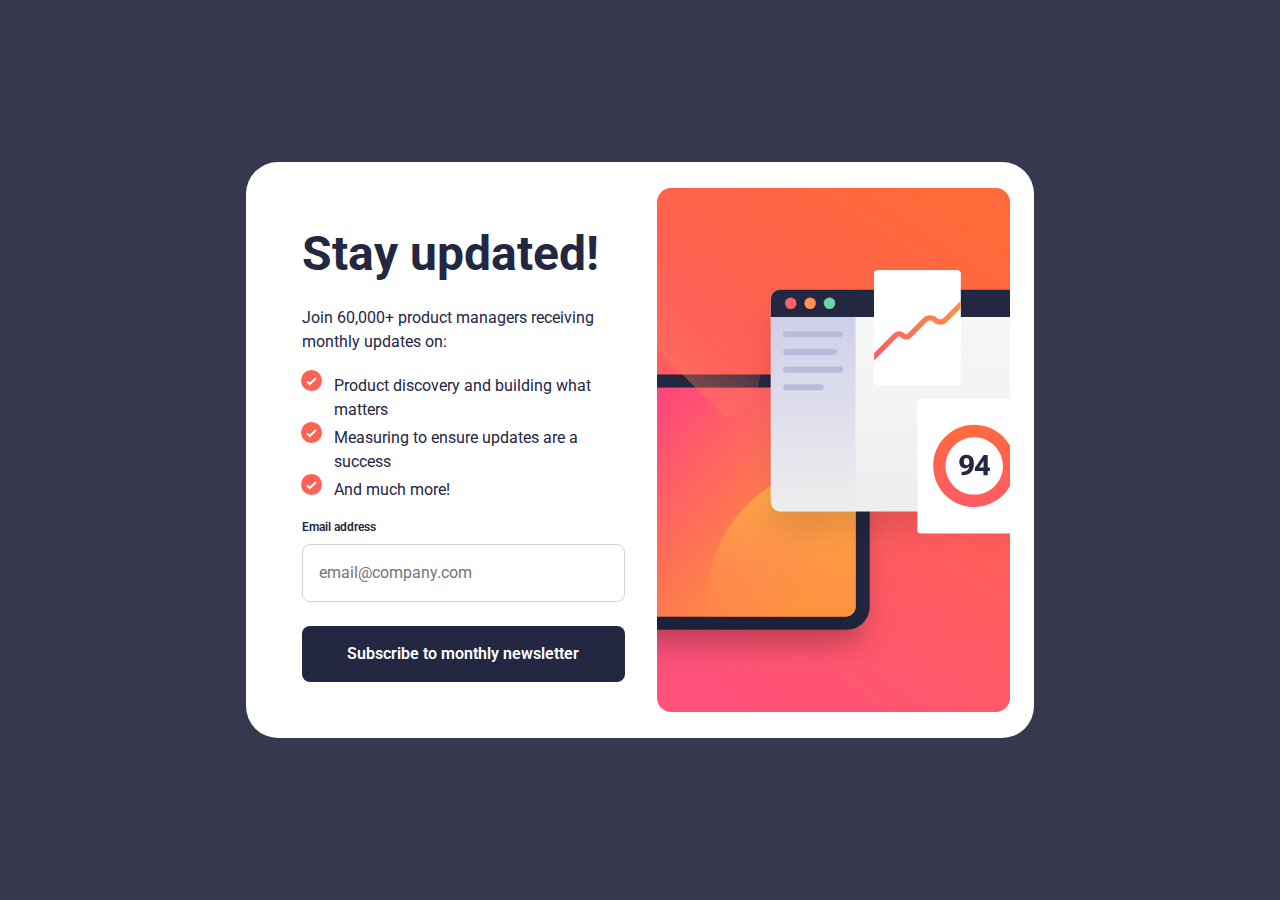
<file: index.html>
<!DOCTYPE html>
<html lang="en">
    <head>
        <meta charset="UTF-8" />
        <meta name="viewport" content="width=device-width, initial-scale=1.0" />
        <!-- displays site properly based on user's device -->
        <link rel="stylesheet" href="static/styles.css" />
        <link rel="preconnect" href="https://fonts.googleapis.com" />
        <link rel="preconnect" href="https://fonts.gstatic.com" crossorigin />
        <link
            href="https://fonts.googleapis.com/css2?family=Roboto:ital,wght@0,100;0,300;0,400;0,500;0,700;0,900;1,100;1,300;1,400;1,500;1,700;1,900&display=swap"
            rel="stylesheet" />

        <link
            rel="icon"
            type="image/png"
            sizes="32x32"
            href="./assets/images/favicon-32x32.png" />

        <title>
            Frontend Mentor | Newsletter sign-up form with success message
        </title>
    </head>
    <body>
        <!-- Sign-up form start -->
        <main id="container">
            <div id="main-wrapper" class="active">
                <div id="left-content" class="flex-cl">
                    <h1>Stay updated!</h1>
                    <p>
                        Join 60,000+ product managers receiving monthly updates
                        on:
                    </p>
                    <ul class="flex-cl">
                        <li>Product discovery and building what matters</li>
                        <li>Measuring to ensure updates are a success</li>
                        <li>And much more!</li>
                    </ul>
                    <form id="main-form" class="flex-cl" novalidate>
                        <div class="email-field flex-cl">
                            <div
                                style="
                                    display: flex;
                                    justify-content: space-between;
                                ">
                                <label for="email" class="email-label"
                                    >Email address</label
                                >
                                <label
                                    for="email"
                                    class="email-label invalid-label"
                                    >Valid email required</label
                                >
                            </div>

                            <input
                                type="email"
                                name="email"
                                id="email"
                                class="ib-default"
                                placeholder="email@company.com" />
                        </div>
                        <button type="submit" class="btn ib-default">
                            Subscribe to monthly newsletter
                        </button>
                    </form>
                </div>
                <div id="right-image">
                    <img
                        src="assets/images/illustration-sign-up-desktop.svg"
                        alt=""
                        id="main-page-illustration" />
                </div>
            </div>

            <div id="sub-wrapper" class="hidden">
                <div id="sw-top-section">
                    <img
                        src="assets/images/icon-success.svg"
                        id="icon-success" />
                    <h1>Thanks for subscribing!</h1>
                    <p>
                        A confirmation email has been sent to
                        <span id="user-email">ash@loremcompany.com</span>.
                        Please open it and click the button inside to confirm
                        your subscription.
                    </p>
                </div>
                <div id="sw-bottom-section">
                    <button
                        type="button"
                        class="btn ib-default"
                        id="dismiss-msg">
                        Dismiss message
                    </button>
                </div>
            </div>
        </main>

        <!-- Success message end -->
        <script src="static/script.js"></script>
    </body>
</html>
</file>
<file: static/styles.css>
:root {
    --slate-grey: hsl(234, 29%, 20%);
    --charcoal: hsl(235, 18%, 26%);
    --grey: hsl(231, 7%, 60%);
    --tomato: hsl(4, 100%, 67%);
}

* {
    margin: 0;
    padding: 0;
    box-sizing: border-box;
    font-family: "Roboto", sans-serif;
    line-height: 1.5;
    color: var(--slate-grey);
    /* list-style-position: inside; */
}

body {
    background-color: var(--charcoal);
}

h1 {
    font-size: 3rem;
}

#container {
    position: absolute;
    left: 50%;
    top: 50%;
    transform: translate(-50%, -50%);
    background-color: #fff;
    padding: 1.5rem;
    border-radius: 2rem;
}

.hidden {
    display: none !important;
}

#sub-wrapper {
    display: flex;
    flex-direction: column;
    width: 400px;
    gap: 2rem;
    padding: 1.5rem;
    & h1 {
        line-height: 1;
    }
}

#icon-success {
    max-height: auto;
    max-width: 4rem;
}

#left-content {
    gap: 1rem;
    justify-content: center;
    max-width: 100%;
    padding: 2rem;
}

#subscription-complete {
    display: none;
}

.flex-cl {
    display: flex;
    flex-direction: column;
}

.email-field {
    gap: 8px;
}

#main-form {
    gap: 1.5rem;
}

.ib-default {
    padding: 1rem;
    border-radius: 8px;
    box-shadow: none;
    border: none;
    font-size: 1rem;
}

#email {
    border: 1px solid lightgrey;
    /* outline: 1px solid var(--slate-grey); */
}

#user-email {
    font-weight: 600;
}

.btn {
    background-color: var(--slate-grey);
    color: #fff;
    font-weight: 600;
    font-size: 1rem;
}

.btn:hover {
    background: rgb(233, 79, 183);
    background: linear-gradient(
        77deg,
        rgba(233, 79, 183, 1) 9%,
        rgba(255, 102, 0, 1) 100%
    );
}

li::marker {
    content: url("/assets/images/icon-list.svg");
}

ul > li {
    padding-left: 12px;
}

ul {
    margin-left: 20px;
}

img {
    max-width: 100%;
}

.email-label {
    font-size: 12px;
    font-weight: 600;
}

.invalid-label {
    color: var(--tomato);
    display: none;
}

.invalid-input {
    color: var(--tomato);
    border: 2px solid var(--tomato);
    font-size: 1rem;
    background-color: #ffe8e6;
    outline: none;
}

@media (orientation: landscape) {
    #main-wrapper {
        display: flex;
        min-width: 740px;
    }
    #left-content,
    #right-image {
        flex-shrink: 1;
        flex-basis: 100%;
    }

    #right-image {
        display: flex;
        align-items: center;
        justify-content: flex-end;
    }
}

@media (max-width: 960px), (orientation: portrait) {
    h1 {
        font-size: 13vw;
    }

    #container {
        height: 100%;
        width: 100%;
        border-radius: 0;
        padding: 0;
        margin: 0;
        align-items: center;
        overflow: hidden;
        & p {
            font-size: 5vw;
        }
        & li {
            font-size: 4vw;
        }
    }
    #main-wrapper {
        display: flex;
        flex-direction: column-reverse;
        align-items: center;
        height: 100%;
    }

    #main-page-illustration {
        width: 100vw;
        height: auto;
        /* object-fit: cover; */
    }

    #right-image {
        max-width: 100%;
        /* max-height: 40%; */
        flex-grow: 1;
    }

    #left-content {
        justify-content: flex-start;
        max-height: 100%;
        height: 100%;
    }

    #sub-wrapper {
        display: flex;
        flex-direction: column;
        height: 100%;
        width: 100%;
        justify-content: center;
    }

    #sw-top-section,
    #sw-bottom-section {
        /* flex-basis: 100%; */
        width: 100%;
        height: 100%;
        font-size: 1.3rem;
    }

    #sw-top-section {
        display: flex;
        flex-direction: column;
        gap: 2rem;
        justify-content: center;
        flex-basis: 80%;
    }
    #sw-bottom-section {
        display: flex;
        flex-basis: 20%;
        align-items: flex-end;
    }
    #dismiss-msg {
        width: 100%;
        font-size: 1.3rem;
        padding: 1.2rem;
        margin-bottom: 1.5rem;
    }
}
</file>
